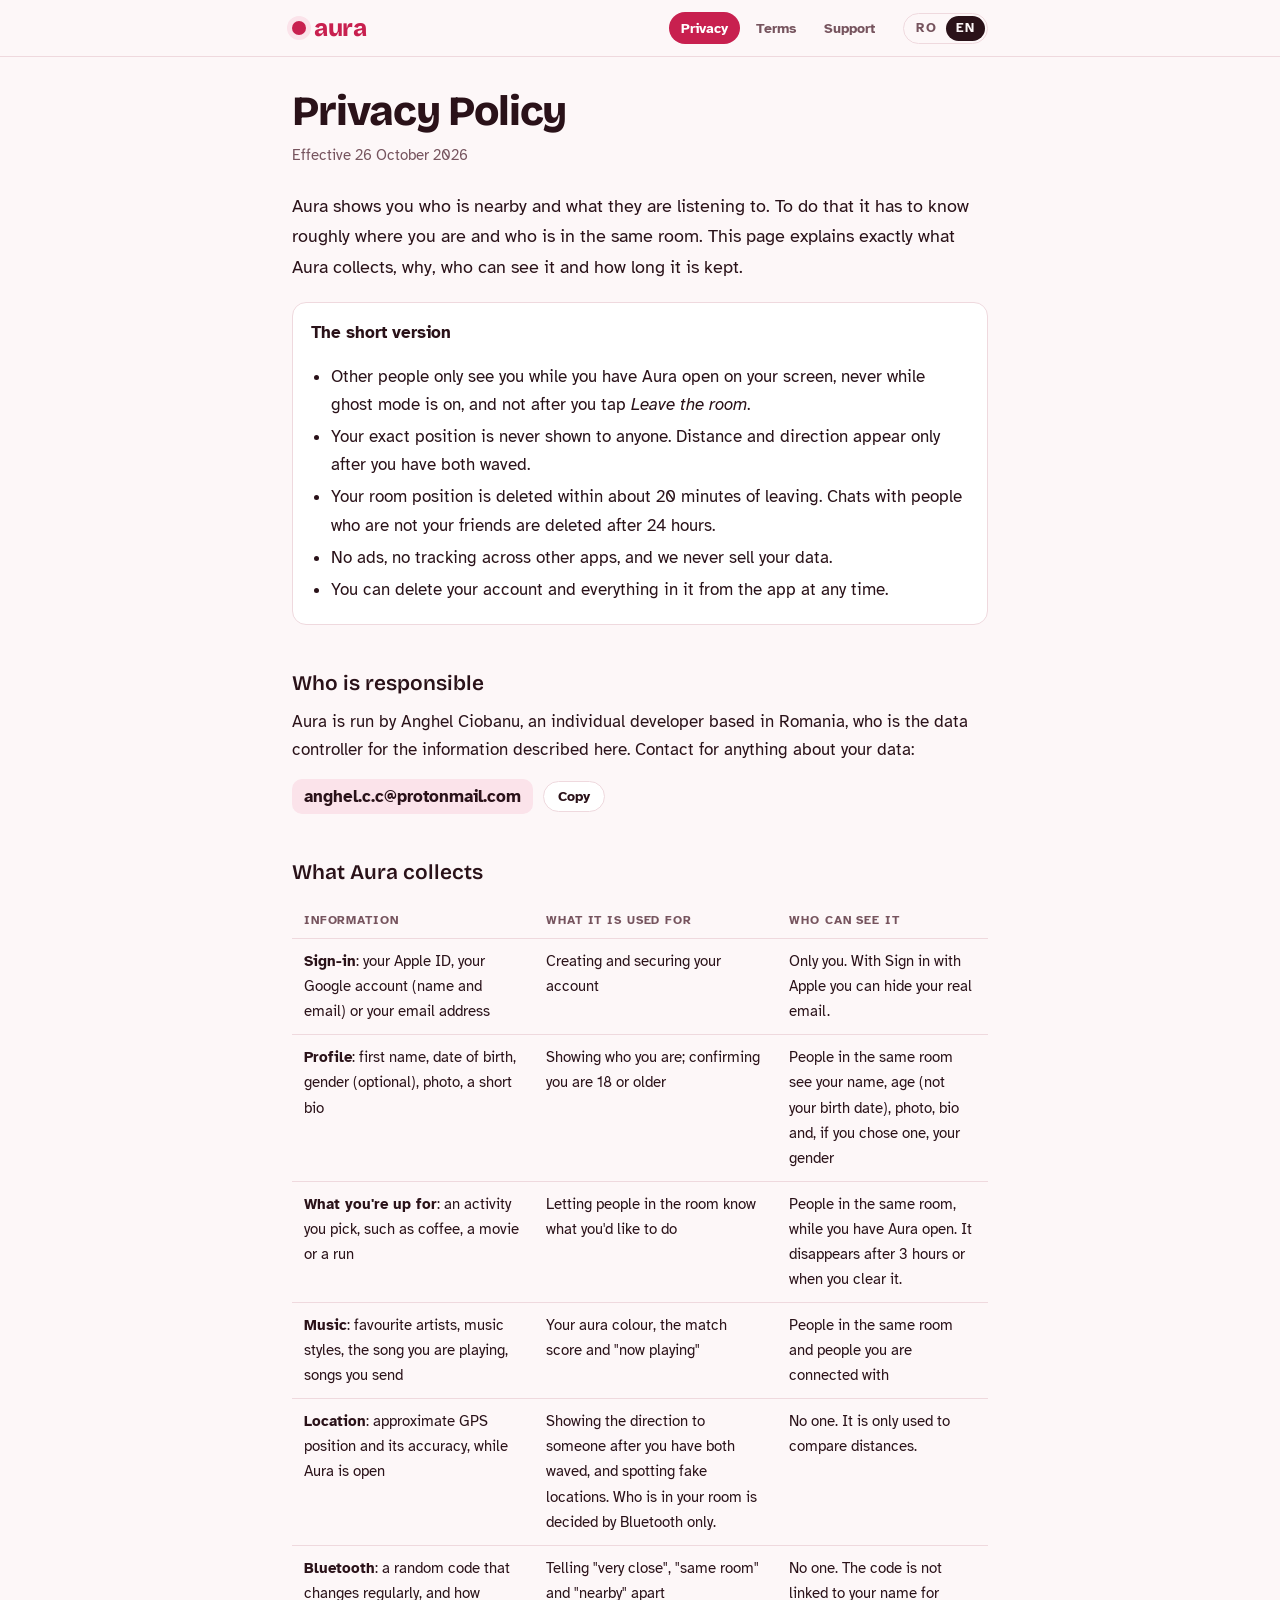
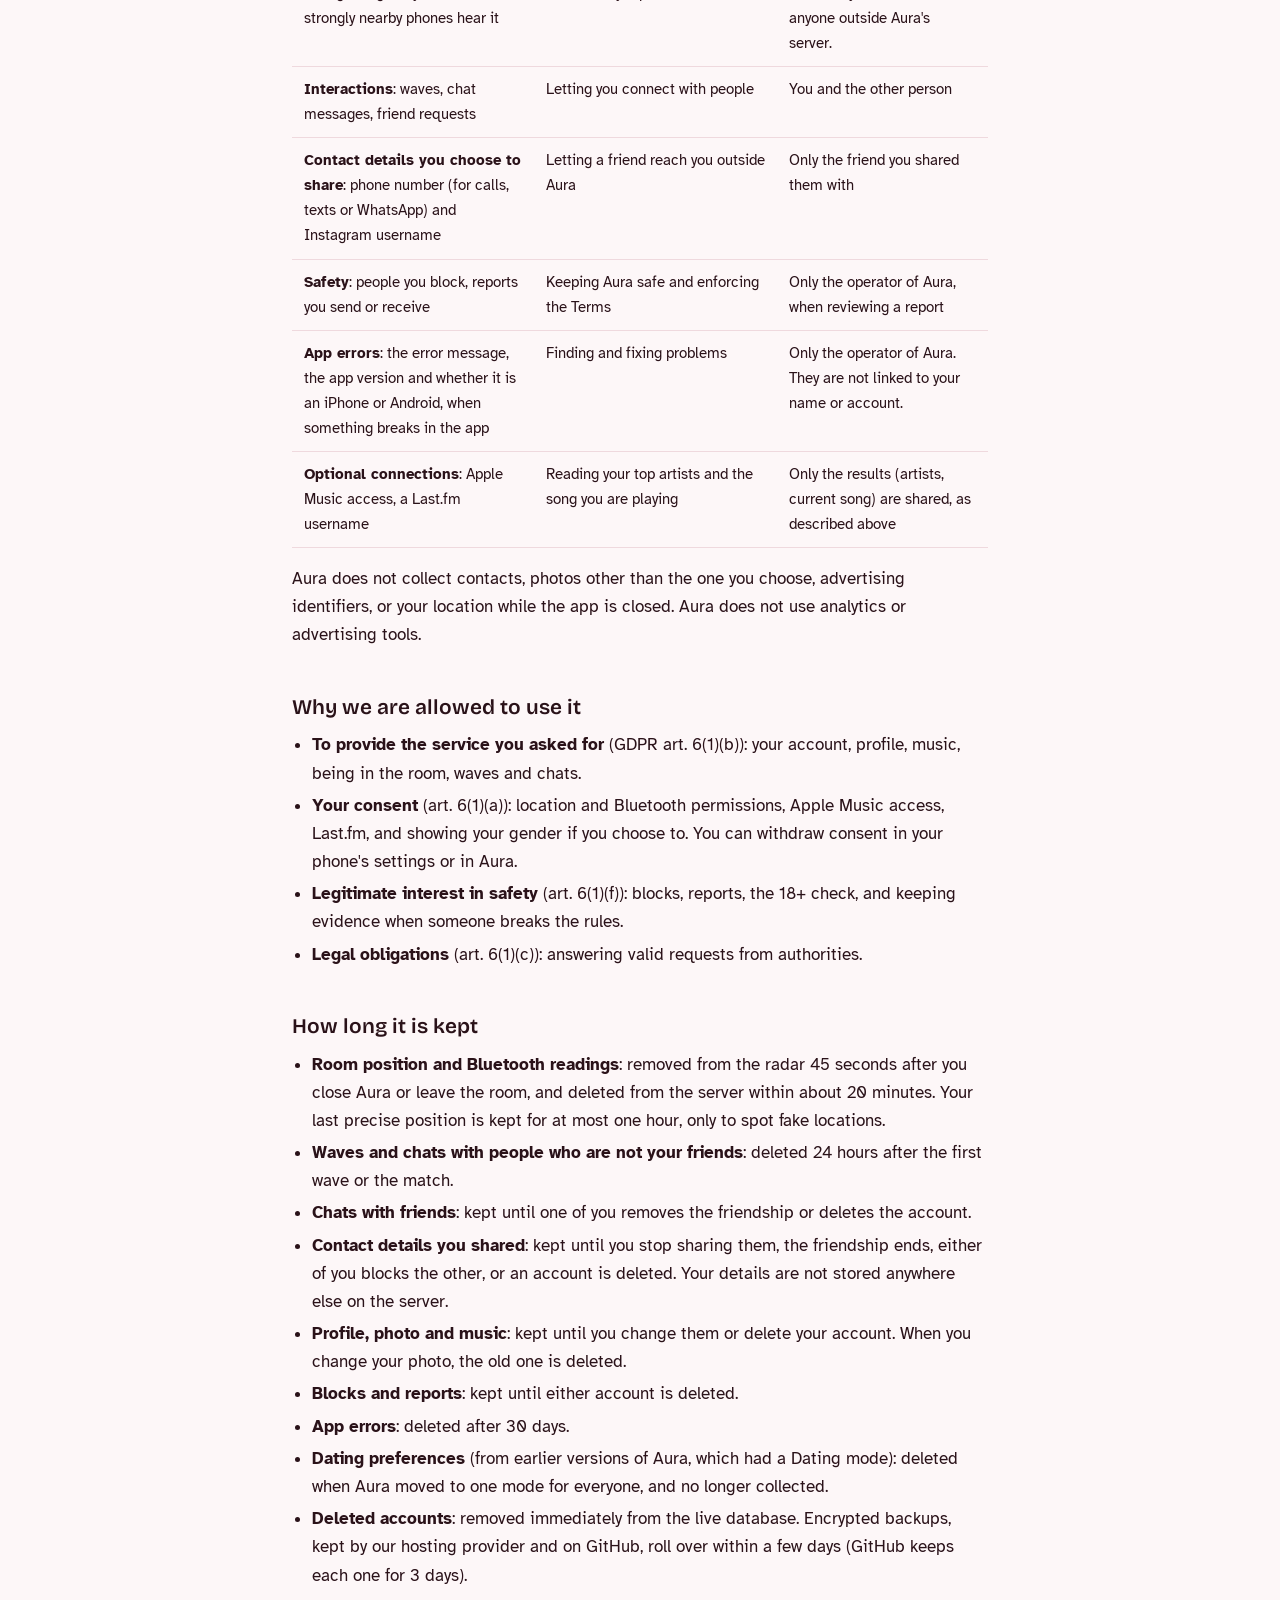
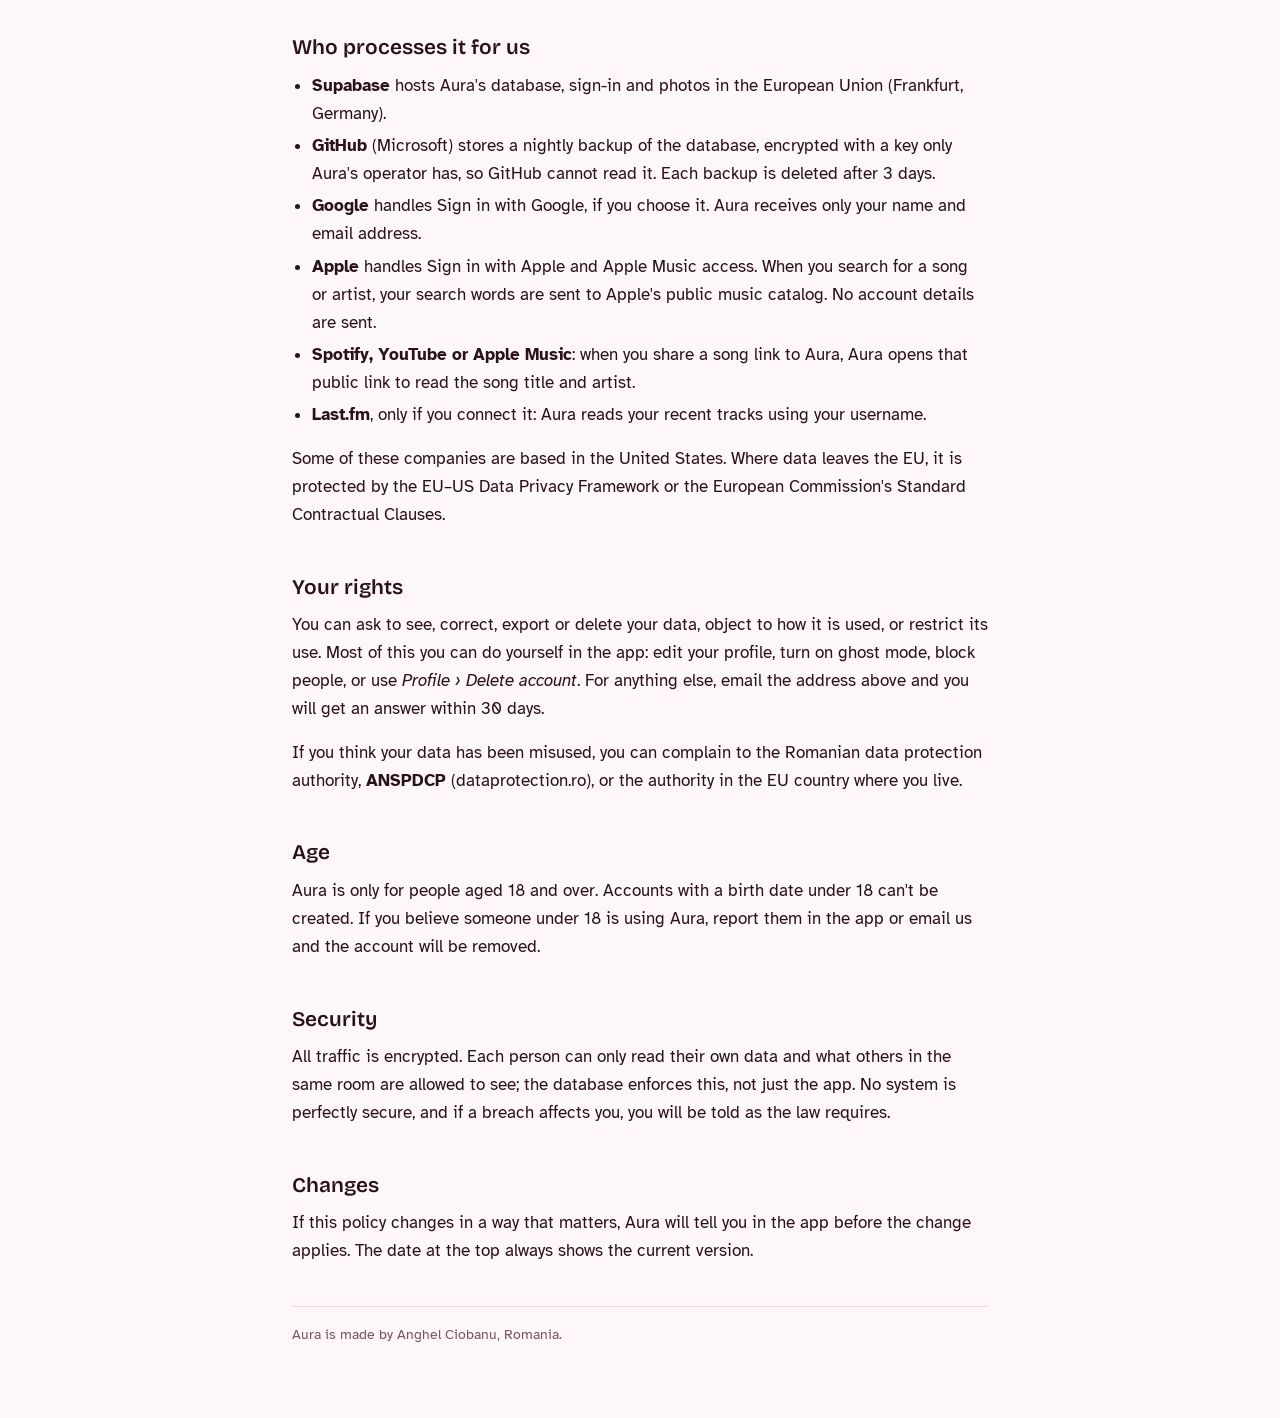
<file: legal.html>
<!doctype html>
<html lang="en">
<head>
<meta charset="utf-8">
<meta name="viewport" content="width=device-width, initial-scale=1, viewport-fit=cover">
<title>Aura Privacy &amp; Terms</title>
<meta name="description" content="Aura's privacy policy, terms of use and support, in Romanian and English.">
<meta name="theme-color" content="#1a0b13">
<meta property="og:type" content="website">
<meta property="og:site_name" content="Aura">
<meta property="og:title" content="Aura · Privacy, terms and support">
<meta property="og:url" content="https://anghelcc.github.io/legal.html">
<meta property="og:image" content="https://anghelcc.github.io/assets/og-image.png">
<meta property="og:image:width" content="1200">
<meta property="og:image:height" content="630">
<meta property="og:image:alt" content="Aura: see the music in the room. A radar with people glowing in the colours of their music.">
<meta name="twitter:card" content="summary_large_image">
<link rel="icon" href="assets/favicon.svg" type="image/svg+xml">
<link rel="icon" href="assets/favicon-32.png" type="image/png" sizes="32x32">
<link rel="apple-touch-icon" href="assets/apple-touch-icon.png">
<link rel="stylesheet" href="assets/fonts.css?v=2">
<style>
/* Layout: one reading column under a sticky bar with the three documents as tabs and a RO/EN switch. */
:root{
  --bg:#fdf7f8; --surface:#ffffff; --fg:#2a1219; --muted:#76545e; --line:#efd9de;
  --accent:#c8204f; --accent-soft:#fbe3ea; --accent-ink:#ffffff;
  --display:"Bricolage Grotesque", ui-sans-serif, system-ui, sans-serif;
  --body:"Atkinson Hyperlegible", ui-sans-serif, system-ui, -apple-system, sans-serif;
}
@media (prefers-color-scheme: dark){:root:not([data-theme="light"]){
  --bg:#1a0b11; --surface:#24111a; --fg:#f7e8ec; --muted:#c09aa6; --line:#43222e;
  --accent:#ff5c86; --accent-soft:#3a1624; --accent-ink:#22070f; color-scheme:dark}}
:root[data-theme="dark"]{
  --bg:#1a0b11; --surface:#24111a; --fg:#f7e8ec; --muted:#c09aa6; --line:#43222e;
  --accent:#ff5c86; --accent-soft:#3a1624; --accent-ink:#22070f; color-scheme:dark}
*{box-sizing:border-box}
body{background:var(--bg);color:var(--fg);font:400 1.0625rem/1.65 var(--body);margin:0}
.bar{position:sticky;top:env(safe-area-inset-top,0px);z-index:2;background:color-mix(in srgb,var(--bg) 92%,transparent);backdrop-filter:blur(8px);border-bottom:1px solid var(--line)}
.bar-in,.wrap{max-width:46rem;margin:0 auto;padding-inline:20px}
.bar-in{display:flex;flex-wrap:wrap;align-items:center;gap:10px 16px;padding-block:12px}
.brand{text-decoration:none;font:800 1.5rem/1 var(--display);letter-spacing:-.02em;color:var(--accent);margin-right:auto;display:flex;align-items:center;gap:8px}
.brand i{width:14px;height:14px;border-radius:50%;background:var(--accent);box-shadow:0 0 0 5px var(--accent-soft);display:inline-block}
nav{display:flex;gap:4px;flex-wrap:wrap}
nav button,.lang button{font:700 .9rem/1 var(--body);border:0;background:none;color:var(--muted);padding:9px 12px;border-radius:999px;cursor:pointer}
nav button[aria-selected="true"]{background:var(--accent);color:var(--accent-ink)}
nav button:hover:not([aria-selected="true"]){color:var(--fg);background:var(--accent-soft)}
.lang{display:flex;border:1px solid var(--line);border-radius:999px;padding:2px}
.lang button{padding:6px 10px;font-size:.8rem;letter-spacing:.06em}
.lang button[aria-pressed="true"]{background:var(--fg);color:var(--bg)}
button:focus-visible,a:focus-visible{outline:3px solid var(--accent);outline-offset:2px}
.wrap{padding-block:32px 72px}
h1{font:800 clamp(1.9rem,5vw,2.6rem)/1.1 var(--display);letter-spacing:-.025em;margin:0 0 8px;text-wrap:balance}
h2{font:600 1.3rem/1.25 var(--display);margin:2.2em 0 .5em;text-wrap:balance}
h3{font:700 1.02rem/1.3 var(--body);margin:1.4em 0 .3em}
p,ul,ol{margin:0 0 .9em;max-width:65ch}
ul,ol{padding-left:1.2em}
li{margin:.25em 0}
a{color:var(--accent)}
.meta{color:var(--muted);font-size:.92rem;margin-bottom:1.6em}
.lead{font-size:1.15rem}
.box{background:var(--surface);border:1px solid var(--line);border-radius:14px;padding:16px 18px;margin:1.2em 0}
.box p:last-child,.box ul:last-child{margin-bottom:0}
.tbl{overflow-x:auto;margin:1em 0}
table{border-collapse:collapse;width:100%;min-width:34rem;font-size:.95rem}
th,td{text-align:left;vertical-align:top;padding:10px 12px;border-bottom:1px solid var(--line)}
th{font:700 .78rem/1.2 var(--body);text-transform:uppercase;letter-spacing:.07em;color:var(--muted)}
.mail{display:flex;flex-wrap:wrap;align-items:center;gap:10px}
.mail code{font:700 1.05rem/1.4 var(--body);background:var(--accent-soft);padding:6px 12px;border-radius:10px;user-select:all;word-break:break-all}
.copy{font:700 .85rem/1 var(--body);border:1px solid var(--line);background:var(--surface);color:var(--fg);border-radius:999px;padding:8px 14px;cursor:pointer}
details{border-bottom:1px solid var(--line);padding:12px 0}
summary{font-weight:700;cursor:pointer}
details p{margin:.6em 0 0}
footer{color:var(--muted);font-size:.85rem;border-top:1px solid var(--line);margin-top:3em;padding-top:1.2em}
@media (prefers-reduced-motion:no-preference){.doc{animation:in .25s ease-out}@keyframes in{from{opacity:.4;transform:translateY(4px)}to{opacity:1;transform:none}}}
</style>
</head>
<body>

<div class="bar"><div class="bar-in">
  <a class="brand" href="./" aria-label="Aura home"><i aria-hidden="true"></i>aura</a>
  <nav role="tablist" aria-label="Documents">
    <button id="t-privacy" role="tab" data-doc="privacy" aria-selected="true"><span data-en>Privacy</span><span data-ro>Confidențialitate</span></button>
    <button id="t-terms" role="tab" data-doc="terms" aria-selected="false"><span data-en>Terms</span><span data-ro>Termeni</span></button>
    <button id="t-support" role="tab" data-doc="support" aria-selected="false"><span data-en>Support</span><span data-ro>Ajutor</span></button>
  </nav>
  <div class="lang" role="group" aria-label="Language">
    <button id="l-ro" data-lang="ro" aria-pressed="false">RO</button>
    <button id="l-en" data-lang="en" aria-pressed="true">EN</button>
  </div>
</div></div>

<main class="wrap">

<!-- ================= PRIVACY · EN ================= -->
<article class="doc" data-doc="privacy" lang="en">
<h1>Privacy Policy</h1>
<p class="meta">Effective 26 October 2026</p>
<p class="lead">Aura shows you who is nearby and what they are listening to. To do that it has to know roughly where you are and who is in the same room. This page explains exactly what Aura collects, why, who can see it and how long it is kept.</p>

<div class="box">
<p><strong>The short version</strong></p>
<ul>
<li>Other people only see you while you have Aura open on your screen, never while ghost mode is on, and not after you tap <em>Leave the room</em>.</li>
<li>Your exact position is never shown to anyone. Distance and direction appear only after you have both waved.</li>
<li>Your room position is deleted within about 20 minutes of leaving. Chats with people who are not your friends are deleted after 24 hours.</li>
<li>No ads, no tracking across other apps, and we never sell your data.</li>
<li>You can delete your account and everything in it from the app at any time.</li>
</ul>
</div>

<h2>Who is responsible</h2>
<p>Aura is run by Anghel Ciobanu, an individual developer based in Romania, who is the data controller for the information described here. Contact for anything about your data:</p>
<div class="mail"><code class="addr">anghel.c.c@protonmail.com</code><button class="copy" type="button" data-en>Copy</button><button class="copy" type="button" data-ro>Copiază</button></div>

<h2>What Aura collects</h2>
<div class="tbl"><table>
<thead><tr><th>Information</th><th>What it is used for</th><th>Who can see it</th></tr></thead>
<tbody>
<tr><td><strong>Sign-in</strong>: your Apple ID, your Google account (name and email) or your email address</td><td>Creating and securing your account</td><td>Only you. With Sign in with Apple you can hide your real email.</td></tr>
<tr><td><strong>Profile</strong>: first name, date of birth, gender (optional), photo, a short bio</td><td>Showing who you are; confirming you are 18 or older</td><td>People in the same room see your name, age (not your birth date), photo, bio and, if you chose one, your gender</td></tr>
<tr><td><strong>What you're up for</strong>: an activity you pick, such as coffee, a movie or a run</td><td>Letting people in the room know what you'd like to do</td><td>People in the same room, while you have Aura open. It disappears after 3 hours or when you clear it.</td></tr>
<tr><td><strong>Music</strong>: favourite artists, music styles, the song you are playing, songs you send</td><td>Your aura colour, the match score and "now playing"</td><td>People in the same room and people you are connected with</td></tr>
<tr><td><strong>Location</strong>: approximate GPS position and its accuracy, while Aura is open</td><td>Showing the direction to someone after you have both waved, and spotting fake locations. Who is in your room is decided by Bluetooth only.</td><td>No one. It is only used to compare distances.</td></tr>
<tr><td><strong>Bluetooth</strong>: a random code that changes regularly, and how strongly nearby phones hear it</td><td>Telling "very close", "same room" and "nearby" apart</td><td>No one. The code is not linked to your name for anyone outside Aura's server.</td></tr>
<tr><td><strong>Interactions</strong>: waves, chat messages, friend requests</td><td>Letting you connect with people</td><td>You and the other person</td></tr>
<tr><td><strong>Contact details you choose to share</strong>: phone number (for calls, texts or WhatsApp) and Instagram username</td><td>Letting a friend reach you outside Aura</td><td>Only the friend you shared them with</td></tr>
<tr><td><strong>Safety</strong>: people you block, reports you send or receive</td><td>Keeping Aura safe and enforcing the Terms</td><td>Only the operator of Aura, when reviewing a report</td></tr>
<tr><td><strong>App errors</strong>: the error message, the app version and whether it is an iPhone or Android, when something breaks in the app</td><td>Finding and fixing problems</td><td>Only the operator of Aura. They are not linked to your name or account.</td></tr>
<tr><td><strong>Optional connections</strong>: Apple Music access, a Last.fm username</td><td>Reading your top artists and the song you are playing</td><td>Only the results (artists, current song) are shared, as described above</td></tr>
</tbody></table></div>
<p>Aura does not collect contacts, photos other than the one you choose, advertising identifiers, or your location while the app is closed. Aura does not use analytics or advertising tools.</p>

<h2>Why we are allowed to use it</h2>
<ul>
<li><strong>To provide the service you asked for</strong> (GDPR art. 6(1)(b)): your account, profile, music, being in the room, waves and chats.</li>
<li><strong>Your consent</strong> (art. 6(1)(a)): location and Bluetooth permissions, Apple Music access, Last.fm, and showing your gender if you choose to. You can withdraw consent in your phone's settings or in Aura.</li>
<li><strong>Legitimate interest in safety</strong> (art. 6(1)(f)): blocks, reports, the 18+ check, and keeping evidence when someone breaks the rules.</li>
<li><strong>Legal obligations</strong> (art. 6(1)(c)): answering valid requests from authorities.</li>
</ul>

<h2>How long it is kept</h2>
<ul>
<li><strong>Room position and Bluetooth readings</strong>: removed from the radar 45 seconds after you close Aura or leave the room, and deleted from the server within about 20 minutes. Your last precise position is kept for at most one hour, only to spot fake locations.</li>
<li><strong>Waves and chats with people who are not your friends</strong>: deleted 24 hours after the first wave or the match.</li>
<li><strong>Chats with friends</strong>: kept until one of you removes the friendship or deletes the account.</li>
<li><strong>Contact details you shared</strong>: kept until you stop sharing them, the friendship ends, either of you blocks the other, or an account is deleted. Your details are not stored anywhere else on the server.</li>
<li><strong>Profile, photo and music</strong>: kept until you change them or delete your account. When you change your photo, the old one is deleted.</li>
<li><strong>Blocks and reports</strong>: kept until either account is deleted.</li>
<li><strong>App errors</strong>: deleted after 30 days.</li>
<li><strong>Dating preferences</strong> (from earlier versions of Aura, which had a Dating mode): deleted when Aura moved to one mode for everyone, and no longer collected.</li>
<li><strong>Deleted accounts</strong>: removed immediately from the live database. Encrypted backups, kept by our hosting provider and on GitHub, roll over within a few days (GitHub keeps each one for 3 days).</li>
</ul>

<h2>Who processes it for us</h2>
<ul>
<li><strong>Supabase</strong> hosts Aura's database, sign-in and photos in the European Union (Frankfurt, Germany).</li>
<li><strong>GitHub</strong> (Microsoft) stores a nightly backup of the database, encrypted with a key only Aura's operator has, so GitHub cannot read it. Each backup is deleted after 3 days.</li>
<li><strong>Google</strong> handles Sign in with Google, if you choose it. Aura receives only your name and email address.</li>
<li><strong>Apple</strong> handles Sign in with Apple and Apple Music access. When you search for a song or artist, your search words are sent to Apple's public music catalog. No account details are sent.</li>
<li><strong>Spotify, YouTube or Apple Music</strong>: when you share a song link to Aura, Aura opens that public link to read the song title and artist.</li>
<li><strong>Last.fm</strong>, only if you connect it: Aura reads your recent tracks using your username.</li>
</ul>
<p>Some of these companies are based in the United States. Where data leaves the EU, it is protected by the EU–US Data Privacy Framework or the European Commission's Standard Contractual Clauses.</p>

<h2>Your rights</h2>
<p>You can ask to see, correct, export or delete your data, object to how it is used, or restrict its use. Most of this you can do yourself in the app: edit your profile, turn on ghost mode, block people, or use <em>Profile › Delete account</em>. For anything else, email the address above and you will get an answer within 30 days.</p>
<p>If you think your data has been misused, you can complain to the Romanian data protection authority, <strong>ANSPDCP</strong> (dataprotection.ro), or the authority in the EU country where you live.</p>

<h2>Age</h2>
<p>Aura is only for people aged 18 and over. Accounts with a birth date under 18 can't be created. If you believe someone under 18 is using Aura, report them in the app or email us and the account will be removed.</p>

<h2>Security</h2>
<p>All traffic is encrypted. Each person can only read their own data and what others in the same room are allowed to see; the database enforces this, not just the app. No system is perfectly secure, and if a breach affects you, you will be told as the law requires.</p>

<h2>Changes</h2>
<p>If this policy changes in a way that matters, Aura will tell you in the app before the change applies. The date at the top always shows the current version.</p>
</article>

<!-- ================= PRIVACY · RO ================= -->
<article class="doc" data-doc="privacy" lang="ro">
<h1>Politica de confidențialitate</h1>
<p class="meta">În vigoare din 26 octombrie 2026</p>
<p class="lead">Aura îți arată cine e în apropiere și ce ascultă. Pentru asta trebuie să știe aproximativ unde ești și cine e în aceeași încăpere. Aici afli exact ce colectează Aura, de ce, cine vede și cât timp păstrăm.</p>

<div class="box">
<p><strong>Pe scurt</strong></p>
<ul>
<li>Ceilalți te văd doar cât timp ai Aura deschisă pe ecran, niciodată cu modul fantomă pornit și nici după ce apeși <em>Ieși din cameră</em>.</li>
<li>Poziția ta exactă nu e arătată nimănui. Distanța și direcția apar doar după ce v-ați salutat amândoi.</li>
<li>Poziția din încăpere se șterge în aproximativ 20 de minute după ce pleci. Conversațiile cu persoane care nu îți sunt prieteni se șterg după 24 de ore.</li>
<li>Fără reclame, fără urmărire în alte aplicații, iar datele tale nu se vând niciodată.</li>
<li>Îți poți șterge contul și tot ce conține direct din aplicație, oricând.</li>
</ul>
</div>

<h2>Cine răspunde</h2>
<p>Aura este administrată de Anghel Ciobanu, dezvoltator persoană fizică din România, operator al datelor descrise aici. Pentru orice întrebare despre datele tale:</p>
<div class="mail"><code class="addr">anghel.c.c@protonmail.com</code><button class="copy" type="button" data-en>Copy</button><button class="copy" type="button" data-ro>Copiază</button></div>

<h2>Ce colectează Aura</h2>
<div class="tbl"><table>
<thead><tr><th>Informația</th><th>La ce folosește</th><th>Cine o vede</th></tr></thead>
<tbody>
<tr><td><strong>Autentificare</strong>: Apple ID, contul Google (nume și email) sau adresa de email</td><td>Crearea și protejarea contului</td><td>Doar tu. Cu Sign in with Apple îți poți ascunde emailul real.</td></tr>
<tr><td><strong>Profil</strong>: prenume, data nașterii, gen (opțional), poză, o scurtă descriere</td><td>Să arate cine ești; verificarea vârstei de 18+</td><td>Cei din aceeași încăpere văd numele, vârsta (nu data nașterii), poza, descrierea și, dacă l-ai ales, genul</td></tr>
<tr><td><strong>Ce ai chef să faci</strong>: o activitate aleasă de tine, de exemplu o cafea, un film sau alergat</td><td>Ca cei din cameră să știe ce ai vrea să faci</td><td>Cei din aceeași încăpere, cât timp ai Aura deschisă. Dispare după 3 ore sau când o scoți.</td></tr>
<tr><td><strong>Muzică</strong>: artiști preferați, stiluri, piesa pe care o asculți, piesele trimise</td><td>Culoarea aurei, scorul de potrivire și „ascultă acum”</td><td>Cei din aceeași încăpere și persoanele cu care ești conectat</td></tr>
<tr><td><strong>Locație</strong>: poziție GPS aproximativă și precizia ei, cât timp Aura e deschisă</td><td>Arătarea direcției către cineva după ce v-ați salutat amândoi și depistarea locațiilor false. Cine e în încăpere decide doar Bluetooth.</td><td>Nimeni. E folosită doar pentru a compara distanțe.</td></tr>
<tr><td><strong>Bluetooth</strong>: un cod aleatoriu care se schimbă des și cât de puternic îl aud telefoanele din jur</td><td>Diferența între „foarte aproape”, „aceeași încăpere” și „în apropiere”</td><td>Nimeni. Codul nu e legat de numele tău în afara serverului Aura.</td></tr>
<tr><td><strong>Interacțiuni</strong>: saluturi, mesaje, cereri de prietenie</td><td>Să te poți conecta cu alții</td><td>Tu și cealaltă persoană</td></tr>
<tr><td><strong>Date de contact pe care alegi să le dai</strong>: număr de telefon (pentru apeluri, SMS sau WhatsApp) și numele de Instagram</td><td>Ca un prieten să te poată contacta în afara Aura</td><td>Doar prietenul căruia i le-ai dat</td></tr>
<tr><td><strong>Siguranță</strong>: persoane blocate, raportări trimise sau primite</td><td>Siguranța în Aura și respectarea Termenilor</td><td>Doar administratorul Aura, când analizează o raportare</td></tr>
<tr><td><strong>Erori ale aplicației</strong>: mesajul erorii, versiunea aplicației și dacă e iPhone sau Android, când ceva nu merge în aplicație</td><td>Găsirea și repararea problemelor</td><td>Doar administratorul Aura. Nu sunt legate de numele sau contul tău.</td></tr>
<tr><td><strong>Conexiuni opționale</strong>: acces Apple Music, nume de utilizator Last.fm</td><td>Citirea artiștilor preferați și a piesei curente</td><td>Doar rezultatul (artiști, piesa curentă), ca mai sus</td></tr>
</tbody></table></div>
<p>Aura nu colectează contacte, alte poze în afară de cea aleasă de tine, identificatori de publicitate sau locația ta când aplicația e închisă. Aura nu folosește instrumente de analiză sau publicitate.</p>

<h2>Temeiul legal</h2>
<ul>
<li><strong>Furnizarea serviciului cerut</strong> (GDPR art. 6 alin. 1 lit. b): cont, profil, muzică, prezența în încăpere, saluturi și conversații.</li>
<li><strong>Consimțământul tău</strong> (art. 6 alin. 1 lit. a): permisiunile de locație și Bluetooth, Apple Music, Last.fm și afișarea genului, dacă alegi asta. Îl poți retrage din setările telefonului sau din Aura.</li>
<li><strong>Interesul legitim privind siguranța</strong> (art. 6 alin. 1 lit. f): blocări, raportări, verificarea vârstei și păstrarea dovezilor când cineva încalcă regulile.</li>
<li><strong>Obligații legale</strong> (art. 6 alin. 1 lit. c): răspunsuri la cereri valide ale autorităților.</li>
</ul>

<h2>Cât timp păstrăm datele</h2>
<ul>
<li><strong>Poziția din încăpere și citirile Bluetooth</strong>: dispari de pe radar la 45 de secunde după ce închizi Aura sau ieși din cameră, iar datele se șterg de pe server în aproximativ 20 de minute. Ultima ta poziție precisă e păstrată cel mult o oră, doar pentru a depista locațiile false.</li>
<li><strong>Saluturi și conversații cu persoane care nu îți sunt prieteni</strong>: se șterg la 24 de ore după primul salut sau după potrivire.</li>
<li><strong>Conversații cu prietenii</strong>: rămân până când unul dintre voi anulează prietenia sau își șterge contul.</li>
<li><strong>Datele de contact date unui prieten</strong>: rămân până nu le mai arăți, se încheie prietenia, unul dintre voi îl blochează pe celălalt sau se șterge un cont. Nu sunt păstrate în altă parte pe server.</li>
<li><strong>Profil, poză și muzică</strong>: rămân până le schimbi sau îți ștergi contul. Când îți schimbi poza, cea veche se șterge.</li>
<li><strong>Blocări și raportări</strong>: rămân până la ștergerea unuia dintre conturi.</li>
<li><strong>Erori ale aplicației</strong>: se șterg după 30 de zile.</li>
<li><strong>Preferințele de dating</strong> (din versiunile mai vechi ale Aura, care aveau modul Dating): șterse când Aura a trecut la un singur mod pentru toți și nu se mai colectează.</li>
<li><strong>Conturi șterse</strong>: dispar imediat din baza de date activă. Copiile de siguranță criptate, păstrate de furnizorul de găzduire și pe GitHub, se înlocuiesc în câteva zile (GitHub păstrează fiecare copie 3 zile).</li>
</ul>

<h2>Cine prelucrează datele pentru noi</h2>
<ul>
<li><strong>Supabase</strong> găzduiește baza de date, autentificarea și pozele Aura în Uniunea Europeană (Frankfurt, Germania).</li>
<li><strong>GitHub</strong> (Microsoft) păstrează în fiecare noapte o copie de siguranță a bazei de date, criptată cu o cheie pe care o are doar administratorul Aura, deci GitHub nu o poate citi. Fiecare copie se șterge după 3 zile.</li>
<li><strong>Google</strong> se ocupă de autentificarea cu Google, dacă o alegi. Aura primește doar numele și adresa de email.</li>
<li><strong>Apple</strong> se ocupă de Sign in with Apple și de accesul Apple Music. Când cauți o piesă sau un artist, cuvintele căutate sunt trimise catalogului muzical public Apple, fără date despre cont.</li>
<li><strong>Spotify, YouTube sau Apple Music</strong>: când trimiți un link de piesă către Aura, Aura deschide acel link public ca să citească titlul și artistul.</li>
<li><strong>Last.fm</strong>, doar dacă îl conectezi: Aura citește piesele ascultate recent folosind numele tău de utilizator.</li>
</ul>
<p>Unele dintre aceste companii sunt din Statele Unite. Când datele ies din UE, sunt protejate prin Cadrul UE–SUA privind protecția datelor sau prin Clauzele contractuale standard ale Comisiei Europene.</p>

<h2>Drepturile tale</h2>
<p>Poți cere să îți vezi, corectezi, exporți sau ștergi datele, te poți opune folosirii lor sau poți cere restricționarea. Majoritatea le poți face singur în aplicație: editezi profilul, pornești modul fantomă, blochezi persoane sau folosești <em>Profil › Șterge contul</em>. Pentru orice altceva scrie la adresa de mai sus și primești răspuns în cel mult 30 de zile.</p>
<p>Dacă crezi că datele tale au fost folosite greșit, poți depune o plângere la <strong>ANSPDCP</strong> (dataprotection.ro) sau la autoritatea din țara UE în care locuiești.</p>

<h2>Vârsta</h2>
<p>Aura este doar pentru persoane de 18 ani sau mai mult. Nu se pot crea conturi cu o dată de naștere sub 18 ani. Dacă crezi că cineva sub 18 ani folosește Aura, raportează-l în aplicație sau scrie-ne și contul va fi șters.</p>

<h2>Securitate</h2>
<p>Tot traficul este criptat. Fiecare persoană poate citi doar datele proprii și ce au voie să vadă ceilalți din aceeași încăpere; regula e impusă de baza de date, nu doar de aplicație. Niciun sistem nu e perfect sigur, iar dacă o breșă te afectează, vei fi anunțat așa cum cere legea.</p>

<h2>Modificări</h2>
<p>Dacă politica se schimbă într-un mod important, Aura te anunță în aplicație înainte de aplicarea schimbării. Data de sus arată mereu versiunea curentă.</p>
</article>

<!-- ================= TERMS · EN ================= -->
<article class="doc" data-doc="terms" lang="en" hidden>
<h1>Terms of Use</h1>
<p class="meta">Effective 6 October 2026</p>
<p class="lead">These terms are the agreement between you and Anghel Ciobanu, who runs Aura. By creating an account you accept them, together with the <a href="#privacy">Privacy Policy</a>.</p>

<h2>Who can use Aura</h2>
<ul>
<li>You must be at least 18 years old.</li>
<li>You may have one account, and it must be about you: your real first name, your real age and a photo of yourself.</li>
<li>You can't use Aura if you have been removed from it before.</li>
</ul>

<h2>The rules</h2>
<p>Aura has <strong>zero tolerance</strong> for abusive content and behaviour. You must not:</p>
<ul>
<li>harass, threaten, stalk or intimidate anyone, in the app or in person;</li>
<li>send sexual content to someone who hasn't clearly asked for it, or any sexual content involving minors;</li>
<li>post hate speech, or content that attacks people for their race, ethnicity, religion, disability, gender, age or sexual orientation;</li>
<li>pretend to be someone else, use a fake profile, or use Aura for spam, scams, advertising or selling;</li>
<li>use Aura to follow or locate someone who doesn't want to be found;</li>
<li>try to get around a block, copy other people's data, or interfere with the app or its servers.</li>
</ul>

<h2>Reports and enforcement</h2>
<p>Every profile has <strong>Block</strong> and <strong>Report</strong>. Blocking takes effect immediately: you disappear from each other's radar and chats. Reports are reviewed within 24 hours. If a report shows the rules were broken, the content is removed and the account that broke them is suspended or removed, without notice where safety requires it. Where there is a risk to someone's safety, information may be passed to the police.</p>

<h2>Meeting people</h2>
<p>Aura helps you notice people around you; it doesn't check who they are. Meet in public places, tell a friend where you are, and leave if you feel unsafe. You are responsible for your own interactions with other users.</p>

<h2>Your content</h2>
<p>You keep ownership of your photo, bio and messages. You allow Aura to store and show them to other users only as needed to run the service, until you delete them or your account. Song titles, artist names and artwork belong to their owners; Aura only displays them and does not play music.</p>

<h2>The service</h2>
<p>Aura is free for now. A paid tier may be added later; nothing will be charged unless you choose to buy it. Aura is still being developed and is provided as it is: features may change, and Aura may be paused or ended. If Aura ends, you will be told in advance where possible.</p>

<h2>Liability</h2>
<p>Aura is not responsible for what other users say or do, or for losses caused by events outside its control. Nothing in these terms limits liability that can't be limited by law, including your rights as a consumer in the EU.</p>

<h2>Ending your account</h2>
<p>You can delete your account at any time under <em>Profile › Delete account</em>. Aura may suspend or remove accounts that break these terms.</p>

<h2>Apple</h2>
<p>If you downloaded Aura from the App Store, Apple's standard Licensed Application End User License Agreement also applies. These terms are between you and Anghel Ciobanu, not Apple, and Apple is not responsible for Aura or its support.</p>

<h2>Law and disputes</h2>
<p>Romanian law applies. If you have a complaint, email us first and we will try to fix it. You can also use the EU's consumer dispute services or go to the courts where you live.</p>

<h2>Changes</h2>
<p>If these terms change in a way that matters, you will be told in the app before the change applies. If you don't agree, you can delete your account.</p>
</article>

<!-- ================= TERMS · RO ================= -->
<article class="doc" data-doc="terms" lang="ro" hidden>
<h1>Termeni de utilizare</h1>
<p class="meta">În vigoare din 6 octombrie 2026</p>
<p class="lead">Acești termeni sunt acordul dintre tine și Anghel Ciobanu, care administrează Aura. Creând un cont, îi accepți împreună cu <a href="#privacy">Politica de confidențialitate</a>.</p>

<h2>Cine poate folosi Aura</h2>
<ul>
<li>Trebuie să ai cel puțin 18 ani.</li>
<li>Poți avea un singur cont, care trebuie să fie despre tine: prenumele real, vârsta reală și o poză cu tine.</li>
<li>Nu poți folosi Aura dacă ai mai fost eliminat din aplicație.</li>
</ul>

<h2>Regulile</h2>
<p>Aura are <strong>toleranță zero</strong> față de conținutul și comportamentul abuziv. Nu ai voie:</p>
<ul>
<li>să hărțuiești, să ameninți, să urmărești sau să intimidezi pe cineva, în aplicație sau în persoană;</li>
<li>să trimiți conținut sexual cuiva care nu l-a cerut clar, sau orice conținut sexual care implică minori;</li>
<li>să publici discurs al urii sau conținut care atacă oameni pentru rasă, etnie, religie, dizabilitate, gen, vârstă sau orientare sexuală;</li>
<li>să te dai drept altcineva, să folosești un profil fals sau să folosești Aura pentru spam, înșelătorii, reclame sau vânzări;</li>
<li>să folosești Aura ca să urmărești sau să localizezi pe cineva care nu vrea să fie găsit;</li>
<li>să ocolești o blocare, să copiezi datele altora sau să afectezi aplicația ori serverele ei.</li>
</ul>

<h2>Raportări și sancțiuni</h2>
<p>Fiecare profil are <strong>Blochează</strong> și <strong>Raportează</strong>. Blocarea are efect imediat: dispăreți unul de pe radarul și din conversațiile celuilalt. Raportările sunt analizate în cel mult 24 de ore. Dacă o raportare arată că regulile au fost încălcate, conținutul este șters, iar contul vinovat este suspendat sau eliminat, fără notificare când siguranța o cere. Când există un risc pentru siguranța cuiva, informațiile pot fi transmise poliției.</p>

<h2>Întâlnirile</h2>
<p>Aura te ajută să observi oamenii din jur; nu verifică cine sunt. Întâlnește-te în locuri publice, spune-i unui prieten unde ești și pleacă dacă nu te simți în siguranță. Ești responsabil pentru propriile interacțiuni cu ceilalți utilizatori.</p>

<h2>Conținutul tău</h2>
<p>Poza, descrierea și mesajele rămân ale tale. Îi permiți Aurei să le stocheze și să le arate altor utilizatori doar cât e nevoie pentru funcționarea serviciului, până le ștergi sau îți ștergi contul. Titlurile pieselor, numele artiștilor și copertele aparțin proprietarilor lor; Aura doar le afișează și nu redă muzică.</p>

<h2>Serviciul</h2>
<p>Deocamdată Aura este gratuită. Mai târziu poate apărea o variantă cu plată; nu ți se va percepe nimic dacă nu alegi să o cumperi. Aura este încă în dezvoltare și este oferită ca atare: funcțiile se pot schimba, iar Aura poate fi oprită temporar sau definitiv. Dacă Aura se închide, vei fi anunțat din timp când e posibil.</p>

<h2>Răspundere</h2>
<p>Aura nu răspunde pentru ce spun sau fac alți utilizatori sau pentru pierderi cauzate de evenimente din afara controlului ei. Nimic din acești termeni nu limitează răspunderea care nu poate fi limitată prin lege, inclusiv drepturile tale de consumator în UE.</p>

<h2>Închiderea contului</h2>
<p>Îți poți șterge contul oricând din <em>Profil › Șterge contul</em>. Aura poate suspenda sau elimina conturile care încalcă acești termeni.</p>

<h2>Apple</h2>
<p>Dacă ai descărcat Aura din App Store, se aplică și Acordul de licență standard Apple pentru utilizatorul final (Licensed Application EULA). Acești termeni sunt între tine și Anghel Ciobanu, nu Apple, iar Apple nu răspunde pentru Aura sau pentru asistența ei.</p>

<h2>Legea aplicabilă și litigii</h2>
<p>Se aplică legea română. Dacă ai o reclamație, scrie-ne mai întâi și vom încerca să rezolvăm. Poți folosi și serviciile UE de soluționare a litigiilor cu consumatorii sau te poți adresa instanțelor de unde locuiești.</p>

<h2>Modificări</h2>
<p>Dacă termenii se schimbă într-un mod important, vei fi anunțat în aplicație înainte de aplicarea schimbării. Dacă nu ești de acord, îți poți șterge contul.</p>
</article>

<!-- ================= SUPPORT · EN ================= -->
<article class="doc" data-doc="support" lang="en" hidden>
<h1>Help &amp; Support</h1>
<p class="lead">Questions, problems, or someone making you uncomfortable? Write to us and you'll get an answer, usually within a day.</p>
<div class="mail"><code class="addr">anghel.c.c@protonmail.com</code><button class="copy" type="button" data-en>Copy</button><button class="copy" type="button" data-ro>Copiază</button></div>
<p class="meta" style="margin-top:.8em">For a problem with a person, use <strong>Report</strong> on their profile in the app first. It reaches us faster and includes the details we need.</p>

<h2>Common questions</h2>
<details><summary>Nobody appears on my radar</summary><p>Everyone must have Aura open on screen. Check that Bluetooth and Location are on and allowed for Aura in Settings.</p></details>
<details><summary>How do I show the song I'm playing?</summary><p>On Spotify or YouTube Music, open the song, tap Share and choose Aura. If Aura isn't in the list, tap More and switch it on. On Apple Music, go to <em>Profile › Music › Connect Apple Music</em> once and Aura picks it up by itself. You can also search for a song in Aura.</p></details>
<details><summary>Why can't I see where someone is?</summary><p>Distance and direction appear only after you have both waved. Until then you only see "very close", "same room" or "nearby".</p></details>
<details><summary>How do I hide?</summary><p>Turn on ghost mode on the radar. You disappear from everyone's radar straight away but can still chat with people you are already connected with.</p></details>
<details><summary>Why did a chat disappear?</summary><p>Chats with people who are not your friends are deleted after 24 hours. Tap <em>Add friend</em> in a chat to keep it; it stays once you both agree.</p></details>
<details><summary>How do I block or report someone?</summary><p>Open their profile and tap <em>Block</em> or <em>Report</em>. Blocking is instant. Reports are reviewed within 24 hours.</p></details>
<details><summary>How do I give a friend my number or Instagram?</summary><p>Once you are friends, open your chat and tap <em>Share contact</em>. Choose WhatsApp, calls and texts, and/or Instagram. Only that friend sees it, and you can change or stop it from the same button.</p></details>
<details><summary>How do I delete my account?</summary><p>Go to <em>Profile › Delete account</em>. Your profile, photo, chats and connections are deleted immediately.</p></details>

<h2>Legal</h2>
<p><a href="#privacy">Privacy Policy</a> · <a href="#terms">Terms of Use</a></p>
</article>

<!-- ================= SUPPORT · RO ================= -->
<article class="doc" data-doc="support" lang="ro" hidden>
<h1>Ajutor</h1>
<p class="lead">Ai o întrebare, o problemă sau cineva te face să te simți inconfortabil? Scrie-ne și primești răspuns, de obicei în aceeași zi.</p>
<div class="mail"><code class="addr">anghel.c.c@protonmail.com</code><button class="copy" type="button" data-en>Copy</button><button class="copy" type="button" data-ro>Copiază</button></div>
<p class="meta" style="margin-top:.8em">Pentru o problemă cu o persoană, folosește mai întâi <strong>Raportează</strong> pe profilul ei din aplicație. Ajunge mai repede la noi și conține detaliile necesare.</p>

<h2>Întrebări frecvente</h2>
<details><summary>Nu apare nimeni pe radar</summary><p>Toată lumea trebuie să aibă Aura deschisă pe ecran. Verifică dacă Bluetooth și Locația sunt pornite și permise pentru Aura în Setări.</p></details>
<details><summary>Cum arăt piesa pe care o ascult?</summary><p>În Spotify sau YouTube Music, deschide piesa, apasă Distribuie și alege Aura. Dacă Aura nu e în listă, apasă Mai mult și activeaz-o. Pentru Apple Music, intră o singură dată în <em>Profil › Muzică › Conectează Apple Music</em> și Aura o preia singură. Poți și căuta o piesă direct în Aura.</p></details>
<details><summary>De ce nu văd unde e cineva?</summary><p>Distanța și direcția apar doar după ce v-ați salutat amândoi. Până atunci vezi doar „foarte aproape”, „aceeași încăpere” sau „în apropiere”.</p></details>
<details><summary>Cum mă ascund?</summary><p>Pornește modul fantomă de pe radar. Dispari imediat de pe radarul tuturor, dar poți vorbi în continuare cu persoanele cu care ești deja conectat.</p></details>
<details><summary>De ce a dispărut o conversație?</summary><p>Conversațiile cu persoane care nu îți sunt prieteni se șterg după 24 de ore. Apasă <em>Adaugă prieten</em> în conversație ca să o păstrezi; rămâne după ce sunteți amândoi de acord.</p></details>
<details><summary>Cum blochez sau raportez pe cineva?</summary><p>Deschide profilul persoanei și apasă <em>Blochează</em> sau <em>Raportează</em>. Blocarea are efect imediat. Raportările sunt analizate în cel mult 24 de ore.</p></details>
<details><summary>Cum îi dau unui prieten numărul sau Instagramul?</summary><p>După ce sunteți prieteni, deschide conversația și apasă <em>Dă-i contactul</em>. Alege WhatsApp, apeluri și SMS și/sau Instagram. Doar acel prieten le vede, iar tu le poți modifica sau opri din același buton.</p></details>
<details><summary>Cum îmi șterg contul?</summary><p>Intră în <em>Profil › Șterge contul</em>. Profilul, poza, conversațiile și conexiunile tale se șterg imediat.</p></details>

<h2>Documente legale</h2>
<p><a href="#privacy">Politica de confidențialitate</a> · <a href="#terms">Termeni de utilizare</a></p>
</article>

<footer><span data-en>Aura is made by Anghel Ciobanu, Romania.</span><span data-ro>Aura este realizată de Anghel Ciobanu, România.</span></footer>
</main>

<script>
(function(){
  var DOCS=['privacy','terms','support'];
  var state={doc:'privacy',lang:'en'};
  try{ if((navigator.language||'').toLowerCase().indexOf('ro')===0) state.lang='ro'; }catch(e){}
  try{ var saved=localStorage.getItem('aura-legal-lang'); if(saved==='ro'||saved==='en') state.lang=saved; }catch(e){}
  function readHash(){
    var h=(location.hash||'').replace('#','').toLowerCase();
    h.split(/[-_.]/).forEach(function(p){
      if(DOCS.indexOf(p)>=0) state.doc=p;
      if(p==='ro'||p==='en') state.lang=p;
    });
  }
  function render(){
    document.documentElement.lang=state.lang;
    document.querySelectorAll('article.doc').forEach(function(a){
      a.hidden=!(a.dataset.doc===state.doc && a.lang===state.lang);
    });
    document.querySelectorAll('[data-en]').forEach(function(el){el.hidden=state.lang!=='en'});
    document.querySelectorAll('[data-ro]').forEach(function(el){el.hidden=state.lang!=='ro'});
    document.querySelectorAll('nav button').forEach(function(b){b.setAttribute('aria-selected',String(b.dataset.doc===state.doc))});
    document.querySelectorAll('.lang button').forEach(function(b){b.setAttribute('aria-pressed',String(b.dataset.lang===state.lang))});
    var t={privacy:{en:'Privacy',ro:'Confidențialitate'},terms:{en:'Terms',ro:'Termeni'},support:{en:'Support',ro:'Ajutor'}};
    document.title='Aura · '+t[state.doc][state.lang];
  }
  readHash(); render();
  window.addEventListener('hashchange',function(){readHash();render();window.scrollTo(0,0)});
  document.querySelectorAll('nav button').forEach(function(b){b.addEventListener('click',function(){state.doc=b.dataset.doc;render();window.scrollTo(0,0)})});
  document.querySelectorAll('.lang button').forEach(function(b){b.addEventListener('click',function(){state.lang=b.dataset.lang;try{localStorage.setItem('aura-legal-lang',state.lang)}catch(e){};render()})});
  document.querySelectorAll('.copy').forEach(function(b){b.addEventListener('click',function(){
    var code=b.parentNode.querySelector('.addr'); var txt=code.textContent; var old=b.textContent;
    function done(){b.textContent=state.lang==='ro'?'Copiat':'Copied';setTimeout(function(){b.textContent=old},1500)}
    function fallback(){var r=document.createRange();r.selectNodeContents(code);var s=getSelection();s.removeAllRanges();s.addRange(r)}
    try{navigator.clipboard.writeText(txt).then(done,fallback)}catch(e){fallback()}
  })});
})();
</script>
</body>
</html>
</file>
<file: assets/fonts.css>
/* Aura's fonts, served from this site (no requests to other servers).
   Bricolage Grotesque and Atkinson Hyperlegible, both under the SIL Open Font License (see fonts/LICENSE-*). */
@font-face{font-family:"Bricolage Grotesque";font-style:normal;font-weight:600;font-display:swap;src:url(fonts/bricolage-grotesque-latin-600-normal.woff2) format("woff2");unicode-range:U+0000-00FF,U+0131,U+0152-0153,U+02BB-02BC,U+02C6,U+02DA,U+02DC,U+0304,U+0308,U+0329,U+2000-206F,U+20AC,U+2122,U+2191,U+2193,U+2212,U+2215,U+FEFF,U+FFFD}
@font-face{font-family:"Bricolage Grotesque";font-style:normal;font-weight:600;font-display:swap;src:url(fonts/bricolage-grotesque-latin-ext-600-normal.woff2) format("woff2");unicode-range:U+0100-02BA,U+02BD-02C5,U+02C7-02CC,U+02CE-02D7,U+02DD-02FF,U+1E00-1E9F,U+1EF2-1EFF,U+2020,U+20A0-20AB,U+20AD-20C0,U+2113,U+2C60-2C7F,U+A720-A7FF}
@font-face{font-family:"Bricolage Grotesque";font-style:normal;font-weight:800;font-display:swap;src:url(fonts/bricolage-grotesque-latin-800-normal.woff2) format("woff2");unicode-range:U+0000-00FF,U+0131,U+0152-0153,U+02BB-02BC,U+02C6,U+02DA,U+02DC,U+0304,U+0308,U+0329,U+2000-206F,U+20AC,U+2122,U+2191,U+2193,U+2212,U+2215,U+FEFF,U+FFFD}
@font-face{font-family:"Bricolage Grotesque";font-style:normal;font-weight:800;font-display:swap;src:url(fonts/bricolage-grotesque-latin-ext-800-normal.woff2) format("woff2");unicode-range:U+0100-02BA,U+02BD-02C5,U+02C7-02CC,U+02CE-02D7,U+02DD-02FF,U+1E00-1E9F,U+1EF2-1EFF,U+2020,U+20A0-20AB,U+20AD-20C0,U+2113,U+2C60-2C7F,U+A720-A7FF}
@font-face{font-family:"Atkinson Hyperlegible";font-style:normal;font-weight:400;font-display:swap;src:url(fonts/atkinson-hyperlegible-latin-400-normal.woff2) format("woff2");unicode-range:U+0000-00FF,U+0131,U+0152-0153,U+02BB-02BC,U+02C6,U+02DA,U+02DC,U+0304,U+0308,U+0329,U+2000-206F,U+20AC,U+2122,U+2191,U+2193,U+2212,U+2215,U+FEFF,U+FFFD}
@font-face{font-family:"Atkinson Hyperlegible";font-style:normal;font-weight:400;font-display:swap;src:url(fonts/atkinson-hyperlegible-latin-ext-400-normal.woff2) format("woff2");unicode-range:U+0100-02BA,U+02BD-02C5,U+02C7-02CC,U+02CE-02D7,U+02DD-02FF,U+1E00-1E9F,U+1EF2-1EFF,U+2020,U+20A0-20AB,U+20AD-20C0,U+2113,U+2C60-2C7F,U+A720-A7FF}
@font-face{font-family:"Atkinson Hyperlegible";font-style:normal;font-weight:700;font-display:swap;src:url(fonts/atkinson-hyperlegible-latin-700-normal.woff2) format("woff2");unicode-range:U+0000-00FF,U+0131,U+0152-0153,U+02BB-02BC,U+02C6,U+02DA,U+02DC,U+0304,U+0308,U+0329,U+2000-206F,U+20AC,U+2122,U+2191,U+2193,U+2212,U+2215,U+FEFF,U+FFFD}
@font-face{font-family:"Atkinson Hyperlegible";font-style:normal;font-weight:700;font-display:swap;src:url(fonts/atkinson-hyperlegible-latin-ext-700-normal.woff2) format("woff2");unicode-range:U+0100-02BA,U+02BD-02C5,U+02C7-02CC,U+02CE-02D7,U+02DD-02FF,U+1E00-1E9F,U+1EF2-1EFF,U+2020,U+20A0-20AB,U+20AD-20C0,U+2113,U+2C60-2C7F,U+A720-A7FF}
@font-face{font-family:"Atkinson Hyperlegible";font-style:italic;font-weight:400;font-display:swap;src:url(fonts/atkinson-hyperlegible-latin-400-italic.woff2) format("woff2");unicode-range:U+0000-00FF,U+0131,U+0152-0153,U+02BB-02BC,U+02C6,U+02DA,U+02DC,U+0304,U+0308,U+0329,U+2000-206F,U+20AC,U+2122,U+2191,U+2193,U+2212,U+2215,U+FEFF,U+FFFD}
@font-face{font-family:"Atkinson Hyperlegible";font-style:italic;font-weight:400;font-display:swap;src:url(fonts/atkinson-hyperlegible-latin-ext-400-italic.woff2) format("woff2");unicode-range:U+0100-02BA,U+02BD-02C5,U+02C7-02CC,U+02CE-02D7,U+02DD-02FF,U+1E00-1E9F,U+1EF2-1EFF,U+2020,U+20A0-20AB,U+20AD-20C0,U+2113,U+2C60-2C7F,U+A720-A7FF}
</file>
